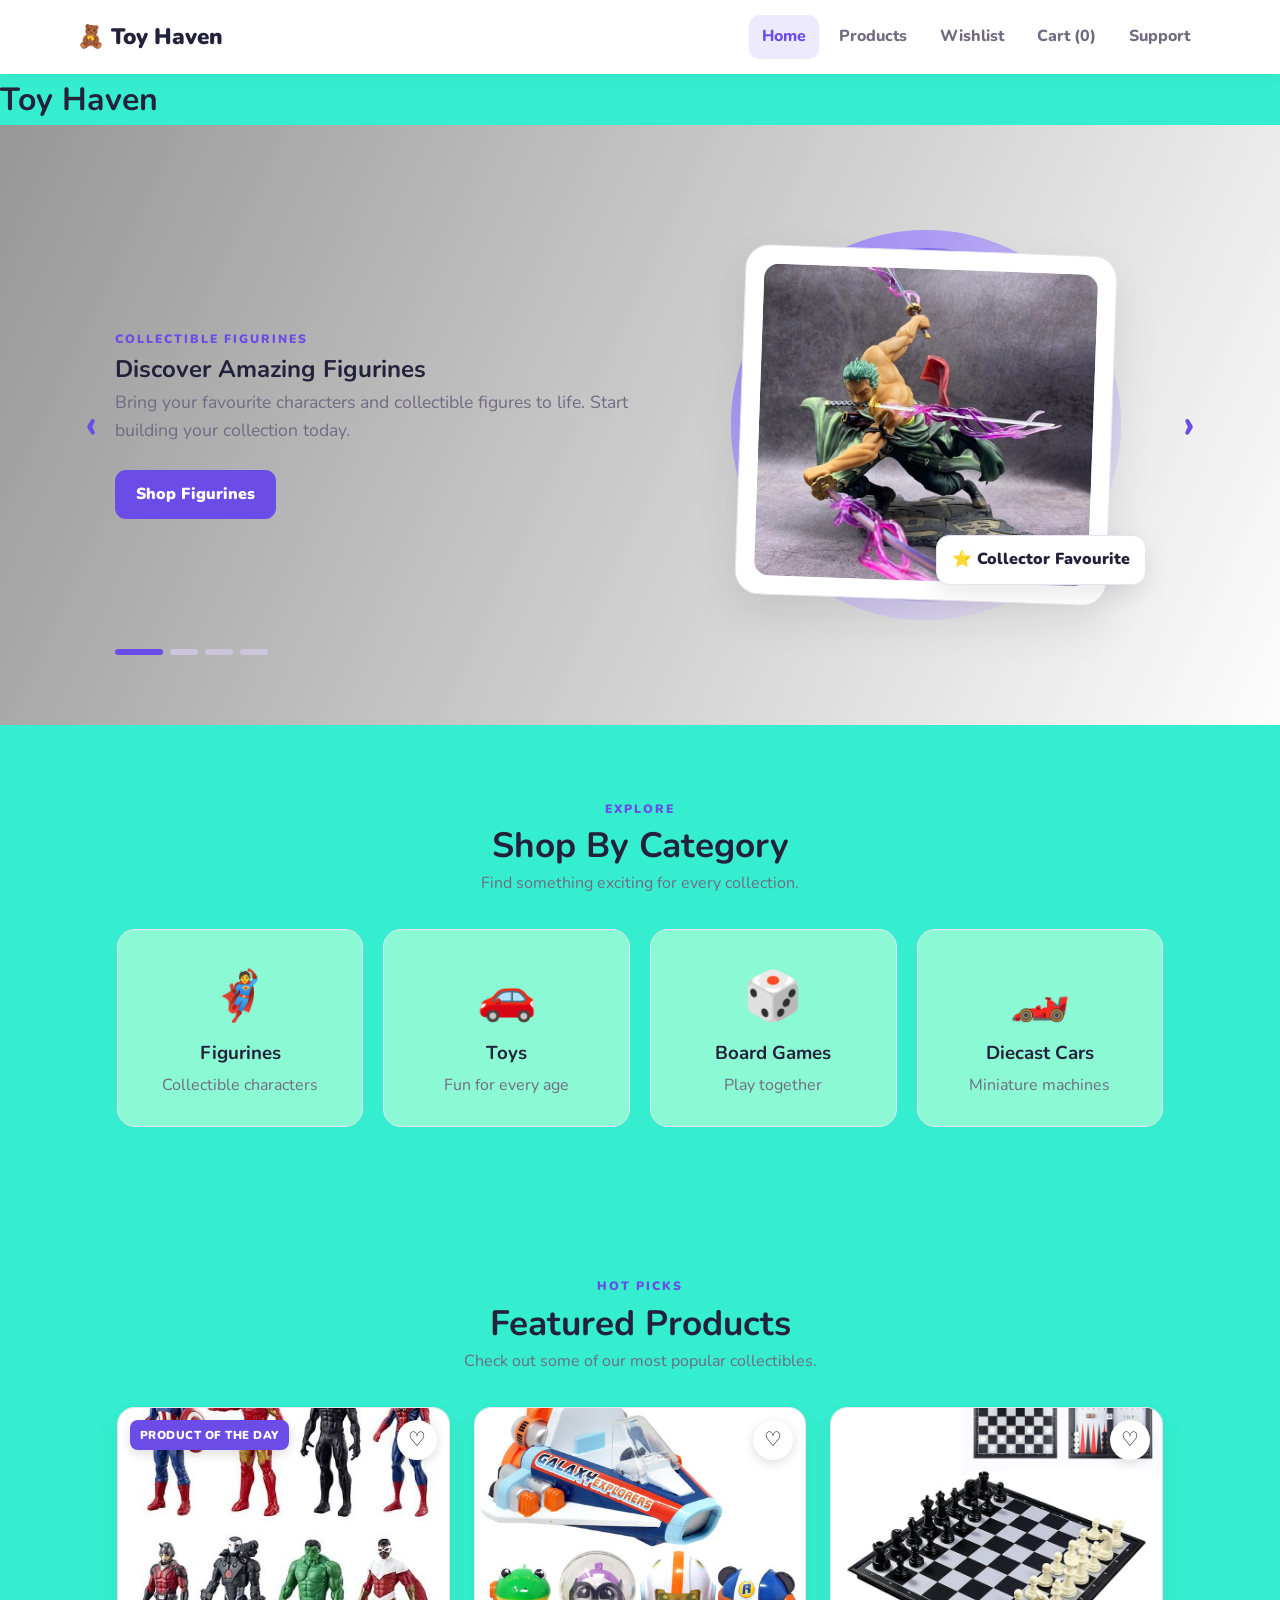
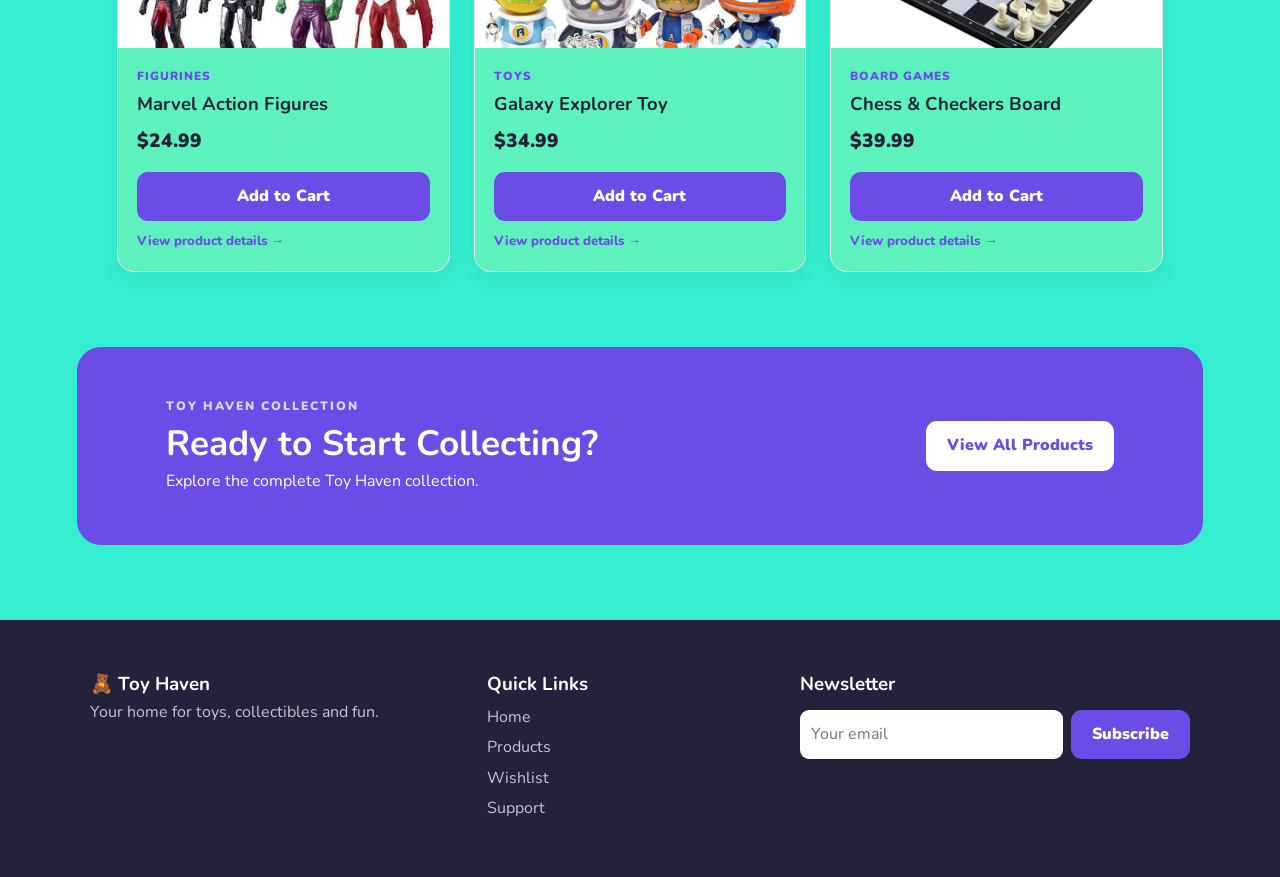
<file: index.html>
<!DOCTYPE html>
<html lang="en">
<head>
    <meta charset="UTF-8">
    <meta name="viewport" content="width=device-width, initial-scale=1.0">

    <meta name="description"
          content="Toy Haven - collectible figurines, toys, board games and diecast cars.">

    <meta name="theme-color" content="#6c4ce6">

    <title>Toy Haven | Collect. Play. Enjoy.</title>

    <link rel="stylesheet" href="css/style.css">
</head>

<body>

<header class="site-header">

    <a class="logo"
       href="index.html"
       aria-label="Toy Haven home">
        🧸 Toy Haven
    </a>

    <button
        class="menu-toggle"
        id="menuToggle"
        aria-label="Open navigation"
        aria-expanded="false">
        ☰
    </button>

    <nav id="navLinks" aria-label="Main navigation">

        <a class="active" href="index.html">
            Home
        </a>

        <a href="products.html">
            Products
        </a>

        <a href="wishlist.html">
            Wishlist
        </a>

        <a href="cart.html">
            Cart (<span id="cartCount">0</span>)
        </a>

        <a href="support.html">
            Support
        </a>

    </nav>

</header>


<main>

    <h1 class="page-title">Toy Haven</h1>

    <!-- HERO SLIDER -->

    <section
        class="hero"
        id="heroBanner"
        aria-label="Toy Haven promotions">

        <div class="hero-slider">

            <!-- SLIDE 1 -->

            <article class="hero-slide active">

                <div class="hero-content">

                    <p class="label">
                        COLLECTIBLE FIGURINES
                    </p>

                    <h2>
                        Discover Amazing
                        <span>Figurines</span>
                    </h2>

                    <p>
                        Bring your favourite characters and collectible
                        figures to life. Start building your collection today.
                    </p>

                    <a
                        class="btn"
                        href="products.html?category=Figurines">
                        Shop Figurines
                    </a>

                </div>


                <div class="hero-visual">

                    <div class="hero-circle"></div>

                    <div class="hero-image-card">

                        <img
                            src="images/product1.jpg"
                            alt="Anime Hero Figurine">

                    </div>

                    <div class="hero-floating-card">
                        ⭐ Collector Favourite
                    </div>

                </div>

            </article>


            <!-- SLIDE 2 -->

            <article class="hero-slide">

                <div class="hero-content">

                    <p class="label">
                        FUN & ADVENTURE
                    </p>

                    <h2>
                        Explore Fun
                        <span>Toys</span>
                    </h2>

                    <p>
                        Discover exciting toys made for play,
                        imagination and unforgettable moments.
                    </p>

                    <a
                        class="btn"
                        href="products.html?category=Toys">
                        Shop Toys
                    </a>

                </div>


                <div class="hero-visual">

                    <div class="hero-circle"></div>

                    <div class="hero-image-card">

                        <img
                            src="images/product3.jpg"
                            alt="Galaxy Explorer Toy">

                    </div>

                    <div class="hero-floating-card">
                        🚀 Ready for Adventure
                    </div>

                </div>

            </article>


            <!-- SLIDE 3 -->

            <article class="hero-slide">

                <div class="hero-content">

                    <p class="label">
                        GAME NIGHT
                    </p>

                    <h2>
                        Game Night
                        <span>Starts Here</span>
                    </h2>

                    <p>
                        Challenge your friends and family with
                        classic and exciting board games.
                    </p>

                    <a
                        class="btn"
                        href="products.html?category=Board%20Games">
                        Shop Board Games
                    </a>

                </div>


                <div class="hero-visual">

                    <div class="hero-circle"></div>

                    <div class="hero-image-card">

                        <img
                            src="images/product4.jpg"
                            alt="Strategy Board Game">

                    </div>

                    <div class="hero-floating-card">
                        🎲 Let the Games Begin
                    </div>

                </div>

            </article>


            <!-- SLIDE 4 -->

            <article class="hero-slide">

                <div class="hero-content">

                    <p class="label">
                        COLLECTOR'S GARAGE
                    </p>

                    <h2>
                        Collect
                        <span>Diecast Cars</span>
                    </h2>

                    <p>
                        Discover detailed diecast models and legendary
                        cars made for collectors and racing fans.
                    </p>

                    <a
                        class="btn"
                        href="products.html?category=Diecast%20Cars">
                        Shop Diecast Cars
                    </a>

                </div>


                <div class="hero-visual">

                    <div class="hero-circle"></div>

                    <div class="hero-image-card">

                        <img
                            src="images/product5.jpg"
                            alt="Hot Wheels Diecast Car">

                    </div>

                    <div class="hero-floating-card">
                        🏎️ Built for Collectors
                    </div>

                </div>

            </article>


            <!-- ARROWS -->

            <button
                class="hero-arrow hero-prev"
                id="heroPrev"
                aria-label="Previous banner">
                ‹
            </button>

            <button
                class="hero-arrow hero-next"
                id="heroNext"
                aria-label="Next banner">
                ›
            </button>


            <!-- DOTS -->

            <div
                class="hero-dots"
                id="heroDots"
                role="group"
                aria-label="Promotion controls">

                <button
                    class="hero-dot active"
                    data-slide="0"
                    aria-label="Show figurines banner">
                </button>

                <button
                    class="hero-dot"
                    data-slide="1"
                    aria-label="Show toys banner">
                </button>

                <button
                    class="hero-dot"
                    data-slide="2"
                    aria-label="Show board games banner">
                </button>

                <button
                    class="hero-dot"
                    data-slide="3"
                    aria-label="Show diecast cars banner">
                </button>

            </div>

        </div>

    </section>


    <!-- CATEGORIES -->

    <section class="section">

        <div class="heading">

            <p class="label">
                EXPLORE
            </p>

            <h2>
                Shop By Category
            </h2>

            <p>
                Find something exciting for every collection.
            </p>

        </div>


        <div class="category-grid">

            <a
                class="category-card"
                href="products.html?category=Figurines">

                <span>🦸</span>

                <h3>
                    Figurines
                </h3>

                <p>
                    Collectible characters
                </p>

            </a>


            <a
                class="category-card"
                href="products.html?category=Toys">

                <span>🚗</span>

                <h3>
                    Toys
                </h3>

                <p>
                    Fun for every age
                </p>

            </a>


            <a
                class="category-card"
                href="products.html?category=Board%20Games">

                <span>🎲</span>

                <h3>
                    Board Games
                </h3>

                <p>
                    Play together
                </p>

            </a>


            <a
                class="category-card"
                href="products.html?category=Diecast%20Cars">

                <span>🏎️</span>

                <h3>
                    Diecast Cars
                </h3>

                <p>
                    Miniature machines
                </p>

            </a>

        </div>

    </section>


    <!-- FEATURED PRODUCTS -->

    <section class="section">

        <div class="heading">

            <p class="label">
                HOT PICKS
            </p>

            <h2>
                Featured Products
            </h2>

            <p>
                Check out some of our most popular collectibles.
            </p>

        </div>


        <div
            class="product-grid"
            id="featured-products">

            <div class="loading-card">
                Loading featured products...
            </div>

        </div>

    </section>


    <!-- CTA -->

    <section class="cta">

        <div>

            <p class="label">
                TOY HAVEN COLLECTION
            </p>

            <h2>
                Ready to Start Collecting?
            </h2>

            <p>
                Explore the complete Toy Haven collection.
            </p>

        </div>


        <a
            class="btn light"
            href="products.html">
            View All Products
        </a>

    </section>

</main>


<!-- FOOTER -->

<footer class="footer">

    <div>

        <h3>
            🧸 Toy Haven
        </h3>

        <p>
            Your home for toys, collectibles and fun.
        </p>

    </div>


    <div>

        <h3>
            Quick Links
        </h3>

        <a href="index.html">
            Home
        </a>

        <a href="products.html">
            Products
        </a>

        <a href="wishlist.html">
            Wishlist
        </a>

        <a href="support.html">
            Support
        </a>

    </div>


    <div>

        <h3>
            Newsletter
        </h3>

        <form
            id="newsletterForm"
            novalidate>

            <input
                id="newsletterEmail"
                type="email"
                placeholder="Your email"
                aria-label="Email address"
                required>

            <button
                class="btn"
                type="submit">
                Subscribe
            </button>

        </form>

        <p
            id="newsletterMessage"
            class="message"
            role="status">
        </p>

    </div>

</footer>


<script src="js/script.js"></script>

</body>
</html>
</file>
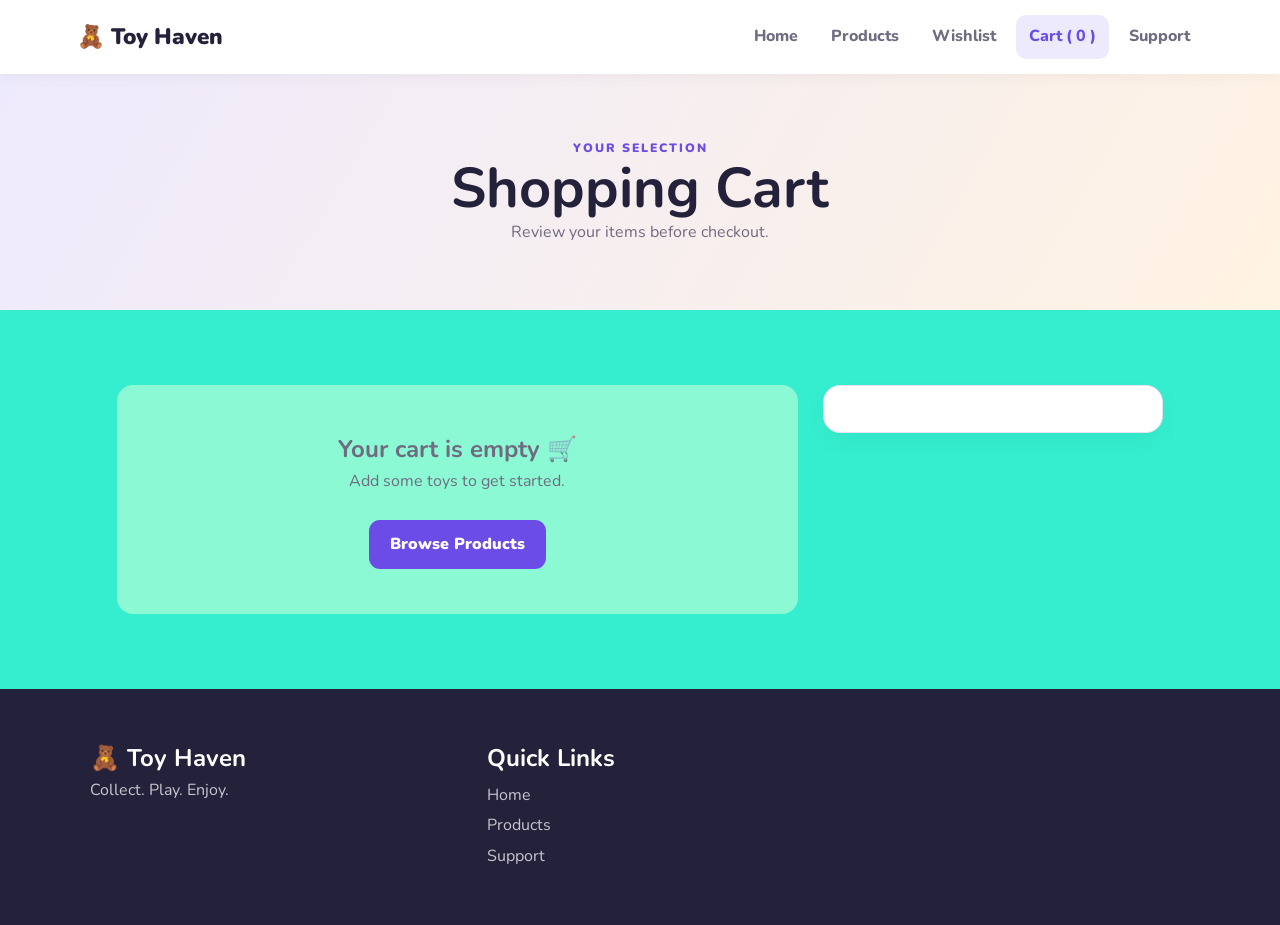
<file: cart.html>
<!DOCTYPE html>
<html lang="en">

  <head>

    <meta charset="utf-8">

    <meta content="width=device-width,initial-scale=1" name="viewport">

    <title>
      Cart | Toy Haven
    </title>

    <link href="css/style.css" rel="stylesheet">

  </head>


  <body>

    <header class="site-header">

      <a class="logo" href="index.html">
        🧸 Toy Haven
      </a>

      <button class="menu-toggle" id="menuToggle">
        ☰
      </button>

      <nav id="navLinks">

        <a href="index.html">
          Home
        </a>

        <a href="products.html">
          Products
        </a>

        <a href="wishlist.html">
          Wishlist
        </a>

        <a class="active" href="cart.html">
          Cart (
          <span id="cartCount">
            0
          </span>
          )
        </a>

        <a href="support.html">
          Support
        </a>

      </nav>

    </header>


    <main>

      <section class="page-banner">

        <p class="label">
          YOUR SELECTION
        </p>

        <h1>
          Shopping Cart
        </h1>

        <p>
          Review your items before checkout.
        </p>

      </section>


      <div class="section cart-layout">

        <div id="cartItems">
        </div>

        <aside class="summary" id="cartSummary">
        </aside>

      </div>

    </main>


    <footer class="footer">

      <div>

        <h2>
          🧸 Toy Haven
        </h2>

        <p>
          Collect. Play. Enjoy.
        </p>

      </div>


      <div>

        <h2>
          Quick Links
        </h2>

        <a href="index.html">
          Home
        </a>

        <a href="products.html">
          Products
        </a>

        <a href="support.html">
          Support
        </a>

      </div>

    </footer>


    <script src="js/script.js">
    </script>

  </body>

</html>
</file>
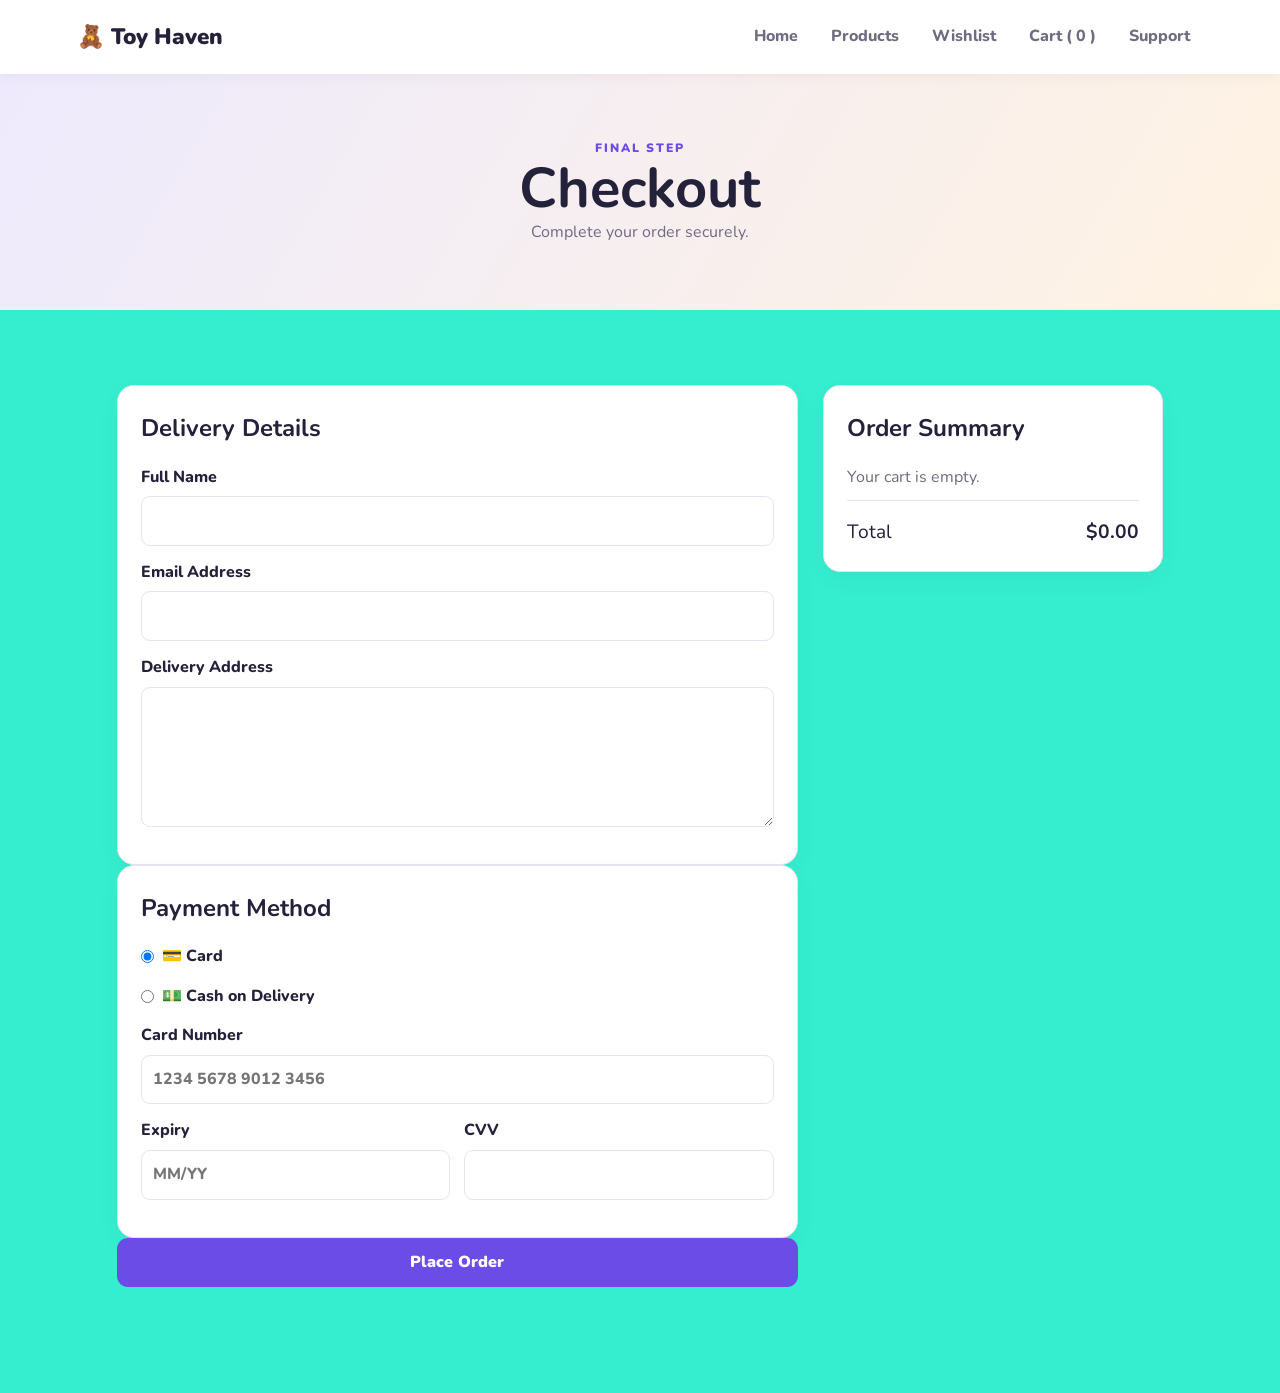
<file: checkout.html>
<!DOCTYPE html>
<html lang="en">
  <head>
    <meta charset="utf-8">
    <meta content="width=device-width,initial-scale=1" name="viewport">
    <title>
      Checkout | Toy Haven
    </title>
    <link href="css/style.css" rel="stylesheet">
  </head>

  <body>

    <header class="site-header">

      <a class="logo" href="index.html">
        🧸 Toy Haven
      </a>

      <button class="menu-toggle" id="menuToggle">
        ☰
      </button>

      <nav id="navLinks">

        <a href="index.html">
          Home
        </a>

        <a href="products.html">
          Products
        </a>

        <a href="wishlist.html">
          Wishlist
        </a>

        <a href="cart.html">
          Cart (
          <span id="cartCount">
            0
          </span>
          )
        </a>

        <a href="support.html">
          Support
        </a>

      </nav>

    </header>


    <main>

      <section class="page-banner">

        <p class="label">
          FINAL STEP
        </p>

        <h1>
          Checkout
        </h1>

        <p>
          Complete your order securely.
        </p>

      </section>


      <section class="section checkout-layout">

        <form id="checkoutForm">

          <div class="form-card">

            <h2>
              Delivery Details
            </h2>

            <label>
              Full Name

              <input id="checkoutName" required>

            </label>

            <label>
              Email Address

              <input
                id="checkoutEmail"
                required
                type="email">

            </label>

            <label>
              Delivery Address

              <textarea
                id="checkoutAddress"
                required
                rows="4"></textarea>

            </label>

          </div>


          <div class="form-card">

            <h2>
              Payment Method
            </h2>

            <label class="radio">

              <input
                checked
                name="payment"
                type="radio"
                value="Card">

              💳 Card

            </label>


            <label class="radio">

              <input
                name="payment"
                type="radio"
                value="Cash on Delivery">

              💵 Cash on Delivery

            </label>


            <div id="cardFields">

              <label>
                Card Number

                <input
                  id="cardNumber"
                  inputmode="numeric"
                  maxlength="19"
                  placeholder="1234 5678 9012 3456">

              </label>


              <div class="two">

                <label>
                  Expiry

                  <input
                    id="expiry"
                    maxlength="5"
                    placeholder="MM/YY">

                </label>


                <label>
                  CVV

                  <input
                    id="cvv"
                    inputmode="numeric"
                    maxlength="3">

                </label>

              </div>

            </div>

          </div>


          <button class="btn full" type="submit">
            Place Order
          </button>


          <p class="message" id="checkoutMessage">
          </p>

        </form>


        <aside class="summary">

          <h2>
            Order Summary
          </h2>

          <div id="checkoutItems">
          </div>

          <div class="total">

            <span>
              Total
            </span>

            <strong id="checkoutTotal">
              $0.00
            </strong>

          </div>

        </aside>

      </section>

    </main>


    <div class="modal hidden" id="successModal">

      <div class="success">

        <div class="check">
          &checkmark;
        </div>

        <h2>
          Order Placed!
        </h2>

        <p>
          Thank you for shopping with Toy Haven.
        </p>

        <a class="btn" href="products.html">
          Continue Shopping
        </a>

      </div>

    </div>


    <script src="js/script.js">
    </script>

  </body>
</html>
</file>
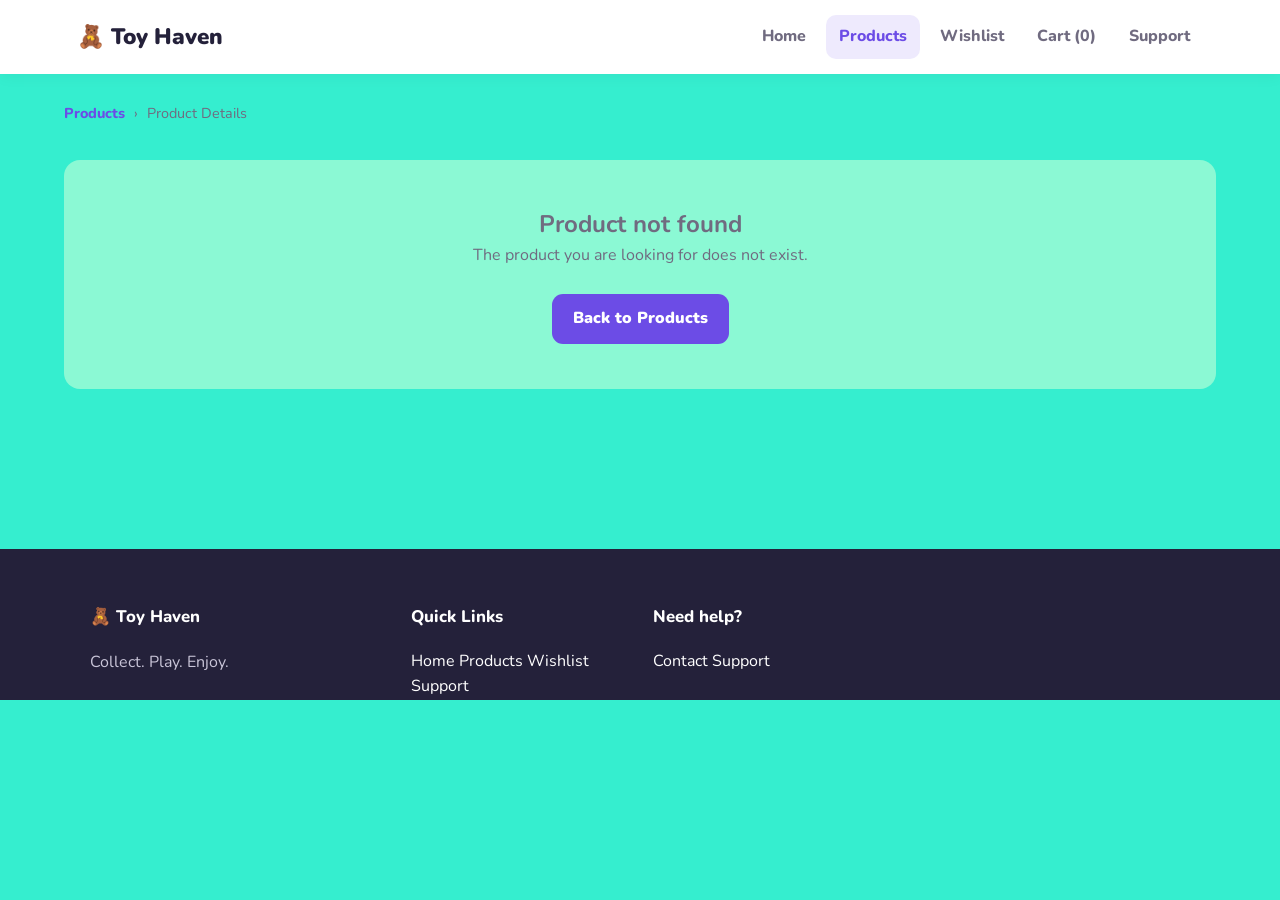
<file: product-details.html>
<!DOCTYPE html>
<html lang="en">
<head>
    <meta charset="UTF-8">
    <meta name="viewport" content="width=device-width, initial-scale=1.0">
    <title>Product Details | Toy Haven</title>
    <meta name="description" content="View product details, photos and purchase options at Toy Haven.">
    <link rel="stylesheet" href="css/style.css">
</head>
<body>
<header class="site-header">
    <a class="logo" href="index.html">🧸 <span>Toy Haven</span></a>
    <button class="menu-toggle" id="menuToggle" aria-label="Open menu" aria-expanded="false">☰</button>
    <nav id="navLinks">
        <a href="index.html">Home</a>
        <a class="active" href="products.html">Products</a>
        <a href="wishlist.html">Wishlist</a>
        <a href="cart.html">Cart (<span id="cartCount">0</span>)</a>
        <a href="support.html">Support</a>
    </nav>
</header>

<main>
    <div class="breadcrumb">
        <a href="products.html">Products</a>
        <span>›</span>
        <span>Product Details</span>
    </div>

    <section class="product-detail-section">
        <div id="productDetails" class="product-detail-layout"></div>
    </section>
</main>

<footer class="site-footer compact-footer">
    <div>
        <h3>🧸 Toy Haven</h3>
        <p>Collect. Play. Enjoy.</p>
    </div>
    <div>
        <h3>Quick Links</h3>
        <a href="index.html">Home</a>
        <a href="products.html">Products</a>
        <a href="wishlist.html">Wishlist</a>
        <a href="support.html">Support</a>
    </div>
    <div>
        <h3>Need help?</h3>
        <a href="support.html">Contact Support</a>
    </div>
</footer>

<script src="js/script.js"></script>
</body>
</html>
</file>
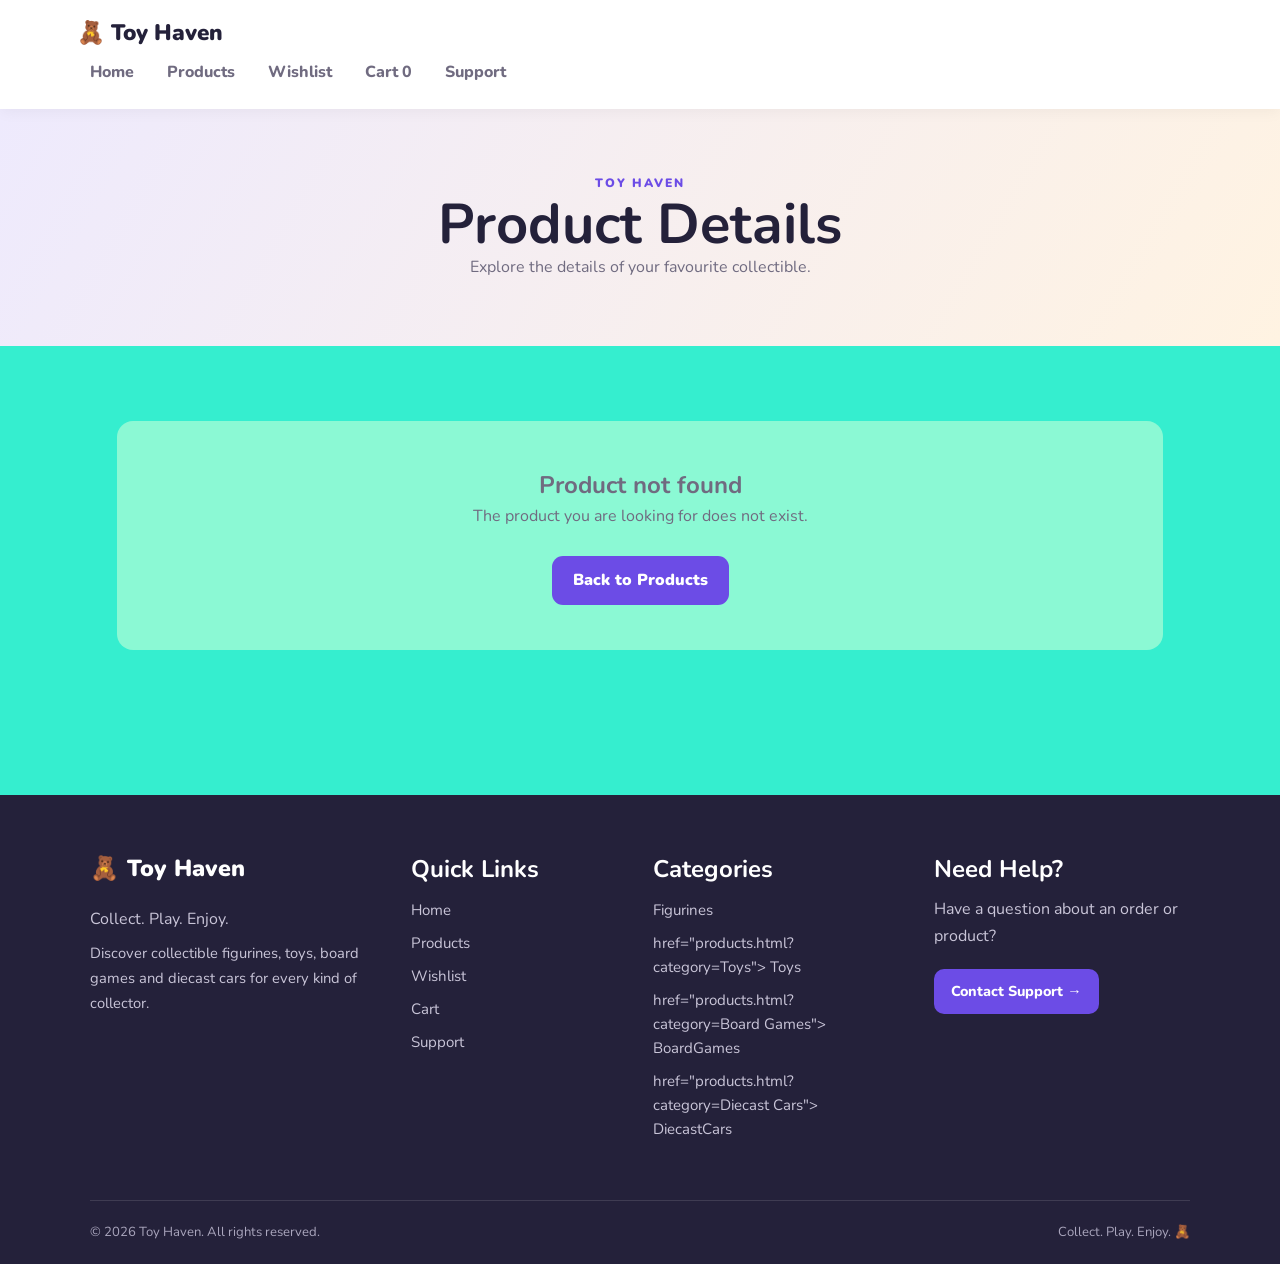
<file: products.html>
<!DOCTYPE html>
<html lang="en">

<head>

    <meta charset="UTF-8">

    <meta name="viewport" content="width=device-width, initial-scale=1.0">

    <meta name="description"
        content="View detailed information about collectible toys and products at Toy Haven.">

    <meta name="theme-color" content="#6c4ce6">

    <title>Product Details | Toy Haven</title>

    <link rel="stylesheet" href="css/style.css">

    <!-- Optional PWA support -->
    <link rel="manifest" href="manifest.json">

</head>

<body>

    <!-- =====================================================
         HEADER
         ===================================================== -->

    <header class="site-header">

        <div class="container header-inner">

            <!-- LOGO -->

            <a href="index.html" class="logo">
                🧸 <span>Toy Haven</span>
            </a>


            <!-- NAVIGATION -->

            <nav id="navLinks" aria-label="Main navigation">

                <a href="index.html">
                    Home
                </a>

                <a href="products.html">
                    Products
                </a>

                <a href="wishlist.html">
                    Wishlist
                </a>

                <a href="cart.html">
                    Cart
                    <span id="cartCount">(0)</span>
                </a>

                <a href="support.html">
                    Support
                </a>

            </nav>


            <!-- MOBILE MENU -->

            <button
                class="menu-toggle"
                id="menuToggle"
                type="button"
                aria-label="Toggle navigation"
                aria-expanded="false">

                <span></span>
                <span></span>
                <span></span>

            </button>

        </div>

    </header>



    <!-- =====================================================
         PAGE BANNER
         ===================================================== -->

    <div class="page-banner">

        <div class="container">

            <p class="label">
                TOY HAVEN
            </p>

            <h1>
                Product Details
            </h1>

            <p>
                Explore the details of your favourite collectible.
            </p>

        </div>

    </div>



    <!-- =====================================================
         PRODUCT DETAILS
         ===================================================== -->

    <main class="section product-details-section">

        <div class="container">

            <!--
                JavaScript automatically loads
                the selected product here.
            -->

            <div id="productDetails">

                <!-- Loading state -->

                <div class="product-details-loading">

                    <div class="loading-spinner"></div>

                    <p>
                        Loading product details...
                    </p>

                </div>

            </div>

        </div>

    </main>



    <!-- =====================================================
         FOOTER
         ===================================================== -->

    <footer class="site-footer">

        <div class="footer-column footer-brand">

            <a href="index.html" class="footer-logo">
                🧸 <span>Toy Haven</span>
            </a>

            <p>
                Collect. Play. Enjoy.
            </p>

            <p class="footer-description">
                Discover collectible figurines, toys, board games
                and diecast cars for every kind of collector.
            </p>

        </div>



        <!-- QUICK LINKS -->

        <div class="footer-column">

            <h2>
                Quick Links
            </h2>

            <a href="index.html">
                Home
            </a>

            <a href="products.html">
                Products
            </a>

            <a href="wishlist.html">
                Wishlist
            </a>

            <a href="cart.html">
                Cart
            </a>

            <a href="support.html">
                Support
            </a>

        </div>



        <!-- CATEGORIES -->

        <div class="footer-column">

            <h2>
                Categories
            </h2>

            <a href="products.html?category=Figurines">
                Figurines
            </a>

            <a> href="products.html?category=Toys">
                Toys
            </a>

            <a> href="products.html?category=Board Games">
                BoardGames
            </a>

            <a> href="products.html?category=Diecast Cars">
                DiecastCars
            </a>

        </div>



        <!-- SUPPORT -->

        <div class="footer-column">

            <h2>
                Need Help?
            </h2>

            <p>
                Have a question about an order
                or product?
            </p>

            <a
                href="support.html"
                class="footer-support-btn">

                Contact Support →

            </a>

        </div>



        <!-- FOOTER BOTTOM -->

        <div class="footer-bottom">

            <p>
                © 2026 Toy Haven.
                All rights reserved.
            </p>

            <p>
                Collect. Play. Enjoy. 🧸
            </p>

        </div>

    </footer>



    <!-- =====================================================
         JAVASCRIPT
         ===================================================== -->

    <script src="js/script.js"></script>

</body>

</html>
</file>
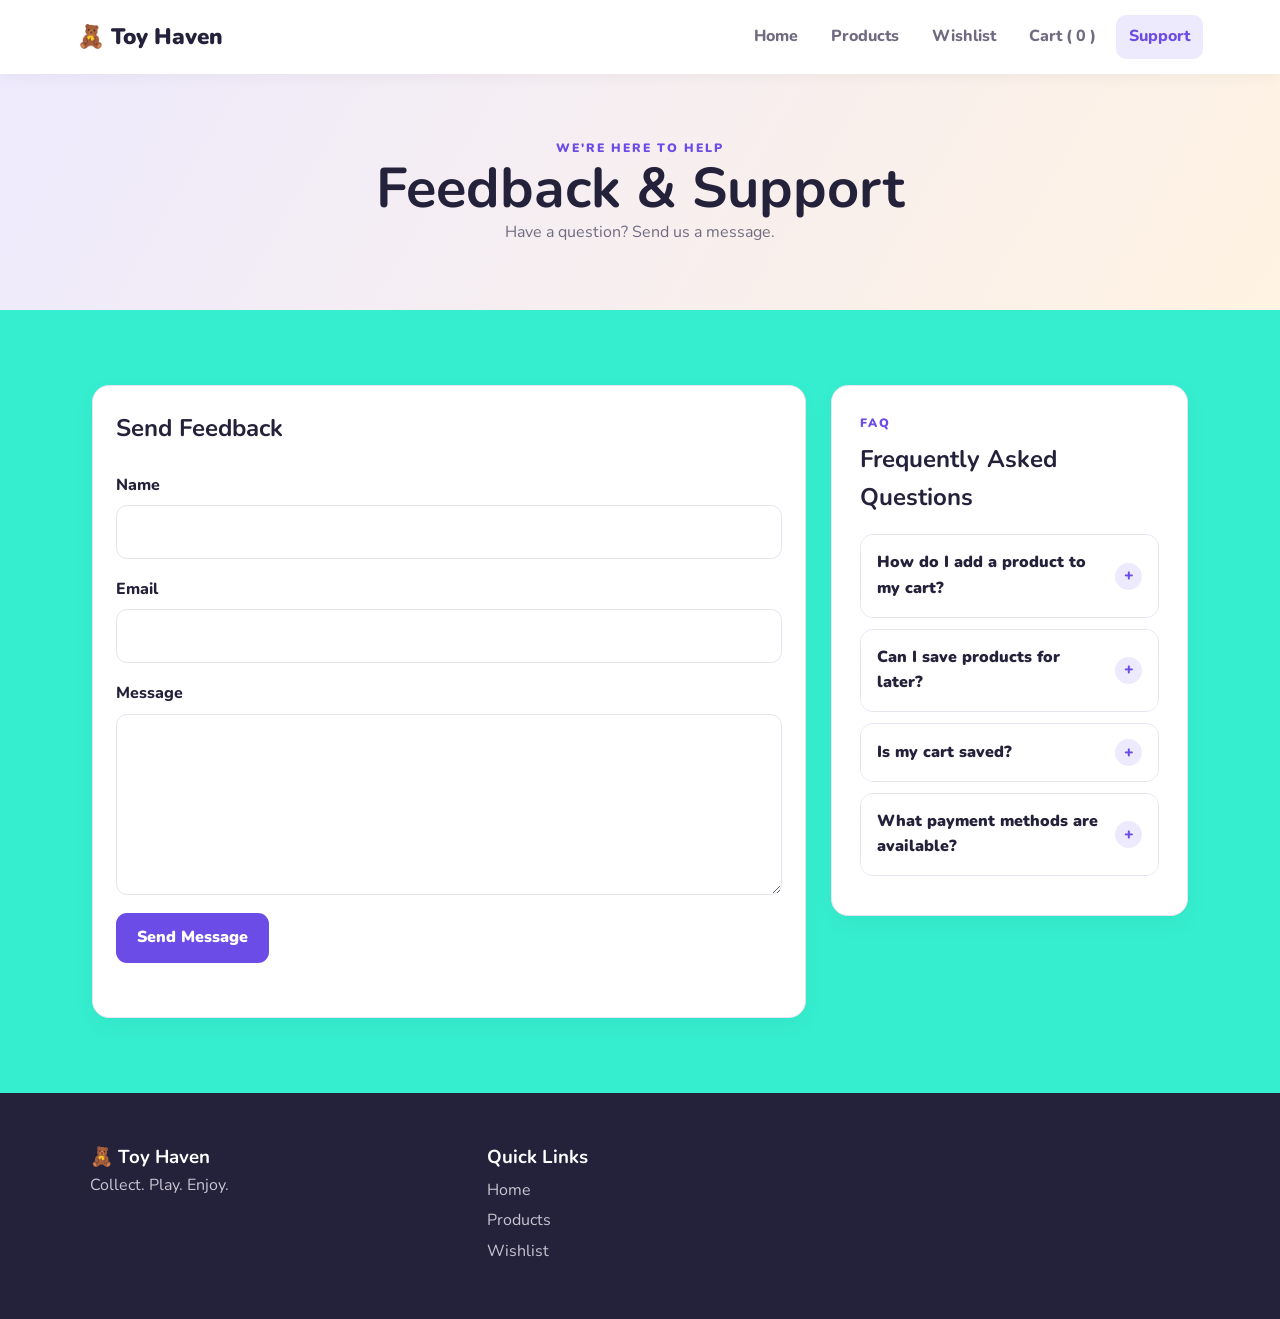
<file: support.html>
<!DOCTYPE html>
<html lang="en">
  <head>
    <meta charset="utf-8">
    <meta content="width=device-width,initial-scale=1" name="viewport">
    <title>
      Support | Toy Haven
    </title>
    <link href="css/style.css" rel="stylesheet">
  </head>

  <body>

    <header class="site-header">

      <a class="logo" href="index.html">
        🧸 Toy Haven
      </a>

      <button class="menu-toggle" id="menuToggle">
        ☰
      </button>

      <nav id="navLinks">

        <a href="index.html">
          Home
        </a>

        <a href="products.html">
          Products
        </a>

        <a href="wishlist.html">
          Wishlist
        </a>

        <a href="cart.html">
          Cart (
          <span id="cartCount">
            0
          </span>
          )
        </a>

        <a class="active" href="support.html">
          Support
        </a>

      </nav>

    </header>

    <main>

      <section class="page-banner">

        <p class="label">
          WE'RE HERE TO HELP
        </p>

        <h1>
          Feedback &amp; Support
        </h1>

        <p>
          Have a question? Send us a message.
        </p>

      </section>

      <section class="section support-layout">

        <form class="form-card" id="supportForm">

          <h2>
            Send Feedback
          </h2>

          <label>
            Name
            <input id="supportName" required>
          </label>

          <label>
            Email
            <input id="supportEmail" required type="email">
          </label>

          <label>
            Message
            <textarea id="supportMessage" minlength="10" required rows="6"></textarea>
          </label>

          <button class="btn" type="submit">
            Send Message
          </button>

          <p class="message" id="supportConfirmation">
          </p>

        </form>

        <div class="form-card">

          <p class="label">
            FAQ
          </p>

          <h2>
            Frequently Asked Questions
          </h2>

          <div class="faq">

            <button>
              How do I add a product to my cart?

              <span>
                +
              </span>

            </button>

            <p>
              Open Products, choose a product and click Add to Cart.
            </p>

          </div>

          <div class="faq">

            <button>
              Can I save products for later?

              <span>
                +
              </span>

            </button>

            <p>
              Yes. Use the heart button and manage saved products from Wishlist.
            </p>

          </div>

          <div class="faq">

            <button>
              Is my cart saved?

              <span>
                +
              </span>

            </button>

            <p>
              Yes. Your cart is stored in your browser's local storage.
            </p>

          </div>

          <div class="faq">

            <button>
              What payment methods are available?

              <span>
                +
              </span>

            </button>

            <p>
              You can choose Card or Cash on Delivery at checkout.
            </p>

          </div>

        </div>

      </section>

    </main>

    <footer class="footer">

      <div>

        <h3>
          🧸 Toy Haven
        </h3>

        <p>
          Collect. Play. Enjoy.
        </p>

      </div>

      <div>

        <h3>
          Quick Links
        </h3>

        <a href="index.html">
          Home
        </a>

        <a href="products.html">
          Products
        </a>

        <a href="wishlist.html">
          Wishlist
        </a>

      </div>

    </footer>

    <script src="js/script.js">
    </script>

  </body>
</html>
</file>
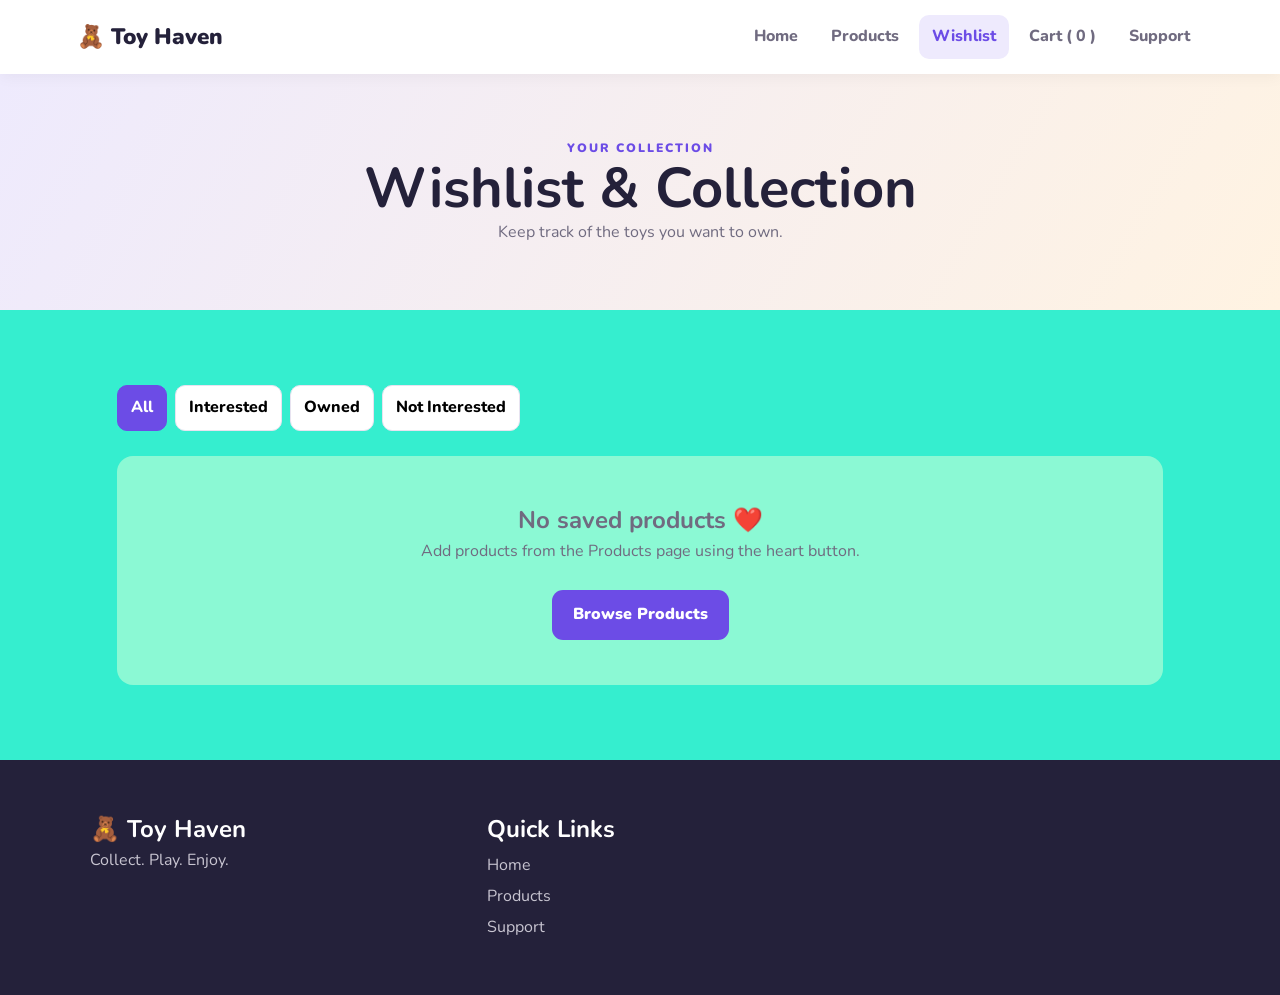
<file: wishlist.html>
<!DOCTYPE html>
<html lang="en">
  <head>
    <meta charset="utf-8">
    <meta content="width=device-width,initial-scale=1" name="viewport">
    <title>
      Wishlist | Toy Haven
    </title>
    <link href="css/style.css" rel="stylesheet">
  </head>

  <body>

    <header class="site-header">

      <a class="logo" href="index.html">
        🧸 Toy Haven
      </a>

      <button class="menu-toggle" id="menuToggle">
        ☰
      </button>

      <nav id="navLinks">

        <a href="index.html">
          Home
        </a>

        <a href="products.html">
          Products
        </a>

        <a class="active" href="wishlist.html">
          Wishlist
        </a>

        <a href="cart.html">
          Cart (
          <span id="cartCount">
            0
          </span>
          )
        </a>

        <a href="support.html">
          Support
        </a>

      </nav>

    </header>

    <main>

      <section class="page-banner">

        <p class="label">
          YOUR COLLECTION
        </p>

        <h1>
          Wishlist &amp; Collection
        </h1>

        <p>
          Keep track of the toys you want to own.
        </p>

      </section>

      <div class="section">

        <div class="tabs" id="collectionTabs">

          <button class="tab active" data-status="All">
            All
          </button>

          <button class="tab" data-status="Interested">
            Interested
          </button>

          <button class="tab" data-status="Owned">
            Owned
          </button>

          <button class="tab" data-status="Not Interested">
            Not Interested
          </button>

        </div>

        <div class="product-grid" id="wishlistGrid">
        </div>

      </div>

    </main>

    <footer class="footer">

      <div>

        <h2>
          🧸 Toy Haven
        </h2>

        <p>
          Collect. Play. Enjoy.
        </p>

      </div>

      <div>

        <h2>
          Quick Links
        </h2>

        <a href="index.html">
          Home
        </a>

        <a href="products.html">
          Products
        </a>

        <a href="support.html">
          Support
        </a>

      </div>

    </footer>

    <script src="js/script.js">
    </script>

  </body>
</html>
</file>
<file: css/style.css>
/* Toy Haven - responsive stylesheet using Grid, Flexbox, media queries, hover effects and animations. */

@import url('https://fonts.googleapis.com/css2?family=Nunito:wght@400;600;700;800;900&display=swap');

/* Variables and reset */

:root {
    --p: #6c4ce6;
    --pd: #5234c4;
    --dark: #24213a;
    --muted: #706b80;
    --bg: #8df9d5fb;
    --border: #e7e3f0;
    --white: #ffffff;
}

* {
    box-sizing: border-box;
    margin: 0;
    padding: 0;
}

html {
    scroll-behavior: smooth;
}

body {
    font-family: Nunito, Arial, sans-serif;
    color: var(--dark);
    background: #35eecf;
    line-height: 1.6;
}

a {
    text-decoration: none;
    color: inherit;
}

button,
input,
textarea,
select {
    font: inherit;
}

button {
    cursor: pointer;
}


/* Header and navigation */

.site-header {
    position: sticky;
    top: 0;
    z-index: 100;
    background: #ffffff;
    display: flex;
    align-items: center;
    justify-content: space-between;
    padding: 15px 6%;
    box-shadow: 0 2px 15px #0000000d;
}

.logo {
    font-size: 1.4rem;
    font-weight: 900;
    color: var(--dark);
}

nav {
    display: flex;
    gap: 7px;
}

nav a {
    padding: 9px 13px;
    border-radius: 10px;
    font-weight: 800;
    color: var(--muted);
}

nav a:hover,
nav a.active {
    background: #eeeafd;
    color: var(--p);
}

.menu-toggle {
    display: none;
    border: 0;
    background: none;
    font-size: 1.7rem;
    color: var(--dark);
}


/* Hero slider */

.hero {
    min-height: 570px;
    padding: 70px 9%;
    display: flex;
    align-items: center;
    position: relative;
    background: linear-gradient(115deg, #979798, #fefdfd);
    overflow: hidden;
}

.hero-slider {
    width: 100%;
    min-height: 460px;
    position: relative;
}

.hero-slide {
    position: absolute;
    inset: 0;
    display: grid;
    grid-template-columns: 1.05fr .95fr;
    align-items: center;
    gap: 45px;
    opacity: 0;
    visibility: hidden;
    transform: translateX(20px);
    transition: opacity .55s ease, transform .55s ease, visibility .55s;
}

.hero-slide.active {
    opacity: 1;
    visibility: visible;
    transform: none;
    z-index: 4;
}

.hero-content {
    max-width: 650px;
    position: relative;
    z-index: 3;
}

.label {
    font-size: .76rem;
    letter-spacing: 2px;
    text-transform: uppercase;
    font-weight: 900;
    color: var(--p);
}

.hero h1 {
    font-size: clamp(2.6rem, 6vw, 5rem);
    line-height: 1.04;
    margin: 10px 0 18px;
}

.hero h1 span {
    color: var(--p);
}

.hero p:not(.label) {
    font-size: 1.1rem;
    color: var(--muted);
    margin-bottom: 25px;
    max-width: 600px;
}

.hero-visual {
    min-height: 390px;
    position: relative;
    display: flex;
    align-items: center;
    justify-content: center;
}

.hero-circle {
    width: 390px;
    height: 390px;
    border-radius: 50%;
    background: linear-gradient(135deg, #5e3df2, #eae9e7);
    position: absolute;
    box-shadow: inset 0 0 0 18px #ffffff55;
}

.hero-image-card {
    position: relative;
    z-index: 2;
    width: min(390px, 78%);
    height: 350px;
    background: #ffffff;
    border: 1px solid var(--border);
    border-radius: 24px;
    padding: 18px;
    box-shadow: 0 20px 45px #00000018;
    transform: rotate(2deg);
    display: flex;
    align-items: center;
    justify-content: center;
    overflow: hidden;
}

.hero-image-card img {
    width: 100%;
    height: 100%;
    object-fit: cover;
    border-radius: 15px;
}

.hero-floating-card {
    position: absolute;
    right: 4%;
    bottom: 35px;
    z-index: 4;
    background: #ffffff;
    border: 1px solid var(--border);
    border-radius: 13px;
    padding: 11px 15px;
    font-weight: 900;
    box-shadow: 0 8px 25px #00000018;
    animation: floatToy 3s ease-in-out infinite;
}

.hero-arrow {
    position: absolute;
    top: 50%;
    transform: translateY(-50%);
    z-index: 3;
    background: transparent;
    border: none;
    box-shadow: none;
    color: var(--p);
    font-size: 42px;
    font-weight: bold;
    line-height: 1;
    cursor: pointer;
    padding: 10px;
    transition: .25s;
}



.hero-prev {
    left: -40px;
}

.hero-next {
    right: -40px;
}

.hero-dots {
    position: absolute;
    bottom: 0;
    left: 0;
    display: flex;
    gap: 7px;
    z-index: 7;
}

.hero-dot {
    width: 28px;
    height: 6px;
    border: 0;
    border-radius: 9px;
    background: #cbc6dc;
    transition: .3s;
}

.hero-dot.active {
    width: 48px;
    background: var(--p);
}

@keyframes floatToy {
    0%, 100% {
        transform: translateY(0);
    }

    50% {
        transform: translateY(-7px);
    }
}


/* Buttons and sections */

.btn {
    display: inline-flex;
    align-items: center;
    justify-content: center;
    background: var(--p);
    color: #ffffff;
    border: 0;
    border-radius: 11px;
    padding: 12px 21px;
    font-weight: 900;
    transition: .25s;
}

.btn:hover {
    background: var(--pd);
    transform: translateY(-2px);
}

.btn.light {
    background: #ffffff;
    color: var(--p);
}

.section {
    max-width: 1200px;
    margin: auto;
    padding: 75px 6%;
}

.heading {
    text-align: center;
    margin-bottom: 32px;
}

.heading h2,
.cta h2 {
    font-size: 2.2rem;
    line-height: 1.2;
    margin: 5px 0;
}

.heading > p:last-child {
    color: var(--muted);
}

/* Categories */

.category-grid {
    display: grid;
    grid-template-columns: repeat(4, 1fr);
    gap: 20px;
}

.category-card {
    text-align: center;
    padding: 28px 15px;
    background: var(--bg);
    border: 1px solid var(--border);
    border-radius: 18px;
    transition: .25s;
}

.category-card:hover {
    transform: translateY(-5px);
    background: #ffffff;
    box-shadow: 0 10px 30px #00000012;
}

.category-card span {
    font-size: 3rem;
}

.category-card h3 {
    margin: 4px;
}

.category-card p {
    color: var(--muted);
}


/* Product cards */

.product-grid {
    display: grid;
    grid-template-columns: repeat(3, 1fr);
    gap: 24px;
}

.product-card {
    min-width: 0;
    background: #5df1be;
    border: 1px solid var(--border);
    border-radius: 17px;
    overflow: hidden;
    box-shadow: 0 8px 25px #0000000d;
    animation: up .4s ease;
    transition: .25s;
    cursor: pointer;
}

.product-card:hover {
    transform: translateY(-5px);
    box-shadow: 0 15px 35px #00000016;
}

.product-card:focus {
    outline: 3px solid #654bd7;
    outline-offset: 3px;
}

.product-image-wrap {
    height: 240px;
    background: linear-gradient(135deg, #421dc7, #f8f7f6);
    position: relative;
}

.product-image {
    width: 100%;
    height: 100%;
    object-fit: cover;
}

.fallback {
    display: none;
    width: 100%;
    height: 100%;
    align-items: center;
    justify-content: center;
    font-size: 4rem;
}

.product-day-badge {
    position: absolute;
    left: 12px;
    top: 12px;
    background: var(--p);
    color: #ffffff;
    padding: 6px 10px;
    border-radius: 8px;
    font-size: .72rem;
    font-weight: 900;
    letter-spacing: .5px;
    box-shadow: 0 4px 12px #0002;
}

.wish {
    position: absolute;
    right: 12px;
    top: 12px;
    width: 40px;
    height: 40px;
    border: 0;
    border-radius: 50%;
    background: #ffffff;
    box-shadow: 0 3px 12px #0002;
    font-size: 1.25rem;
    z-index: 5;
}

.wish:hover {
    transform: scale(1.08);
}

.wish.active {
    color: #f04c76;
}

.product-info {
    padding: 19px;
    min-width: 0;
}

.cat {
    color: var(--p);
    font-size: .74rem;
    font-weight: 900;
    text-transform: uppercase;
    letter-spacing: 1px;
}

.product-name {
    font-size: 1.15rem;
    margin: 3px 0;
    overflow-wrap: anywhere;
}

.price {
    font-size: 1.2rem;
    font-weight: 900;
    margin: 8px 0 15px;
}

.product-actions {
    display: flex;
    gap: 8px;
}

.product-actions .btn {
    flex: 1;
}

.view-details-hint {
    color: var(--p);
    font-size: .82rem;
    font-weight: 800;
    margin-top: 10px;
}

.empty,
.loading-card {
    grid-column: 1 / -1;
    text-align: center;
    padding: 45px;
    background: var(--bg);
    border-radius: 16px;
    color: var(--muted);
}


/* Call to action */

.cta {
    margin: 0 6% 75px;
    padding: 50px 7%;
    border-radius: 24px;
    background: var(--p);
    color: #ffffff;
    display: flex;
    align-items: center;
    justify-content: space-between;
    gap: 25px;
}

.cta .label {
    color: #ddd5ff;
}


/* Page banners and filters */

.page-banner {
    text-align: center;
    padding: 65px 6%;
    background: linear-gradient(120deg, #eeeafd, #fff3e2);
}

.page-banner h1 {
    font-size: clamp(2.3rem, 5vw, 3.5rem);
    line-height: 1.1;
}

.page-banner p:last-child {
    color: var(--muted);
}

.toolbar {
    display: flex;
    justify-content: space-between;
    gap: 20px;
    margin-bottom: 20px;
}

.search {
    display: flex;
    align-items: center;
    gap: 8px;
    border: 1px solid var(--border);
    border-radius: 11px;
    padding: 0 12px;
    min-width: 280px;
    background: #ffffff;
}

.search input {
    border: 0;
    outline: 0;
    padding: 12px;
    width: 100%;
}

.filters,
.tabs {
    display: flex;
    gap: 8px;
    flex-wrap: wrap;
}

.filter,
.tab {
    border: 1px solid var(--border);
    background: #ffffff;
    padding: 9px 13px;
    border-radius: 10px;
    font-weight: 800;
    transition: .2s;
}

.filter:hover,
.tab:hover {
    border-color: var(--p);
    color: var(--p);
}

.filter.active,
.tab.active {
    background: var(--p);
    color: #ffffff;
    border-color: var(--p);
}


/* Cart and checkout */

.cart-layout,
.checkout-layout,
.support-layout {
    display: grid;
    grid-template-columns: 1.6fr .8fr;
    gap: 25px;
    align-items: start;
}

.cart-item {
    display: grid;
    grid-template-columns: 85px 1fr auto 105px;
    gap: 15px;
    align-items: center;
    border: 1px solid var(--border);
    padding: 14px;
    border-radius: 15px;
    margin-bottom: 14px;
    background: #ffffff;
}

.cart-img {
    width: 85px;
    height: 85px;
    object-fit: cover;
    border-radius: 11px;
    background: var(--bg);
}

.qty {
    display: flex;
    border: 1px solid var(--border);
    border-radius: 9px;
    overflow: hidden;
}

.qty button {
    width: 31px;
    border: 0;
    background: var(--bg);
    font-weight: 900;
}

.qty span {
    width: 32px;
    text-align: center;
    padding-top: 4px;
    font-weight: 800;
}

.remove {
    display: inline-flex;
    align-items: center;
    justify-content: center;
    min-width: 82px;
    min-height: 34px;
    margin-top: 8px;
    padding: 7px 12px;
    border: 1px solid #f2c5d0;
    border-radius: 9px;
    background: #fff5f7;
    color: #c23d5a;
    font-size: .84rem;
    font-weight: 900;
    line-height: 1.2;
    white-space: nowrap;
    box-sizing: border-box;
}

.remove:hover {
    background: #ffe8ee;
    border-color: #e99caf;
}

.cart-item > div:last-child {
    min-width: 92px;
    text-align: right;
}

.cart-item > div:last-child strong {
    display: inline-block;
    white-space: nowrap;
}


/* Forms and summaries */

.summary,
.form-card {
    border: 1px solid var(--border);
    border-radius: 17px;
    padding: 23px;
    background: #ffffff;
    box-shadow: 0 8px 25px #0000000a;
}

.summary .btn {
    width: 100%;
    margin-top: 15px;
}

.clear {
    width: 100%;
    border: 0;
    background: #fff0f3;
    color: #c23d5a;
    padding: 11px;
    border-radius: 9px;
    font-weight: 800;
    margin-top: 9px;
}

.total {
    display: flex;
    justify-content: space-between;
    border-top: 1px solid var(--border);
    padding-top: 16px;
    margin-top: 10px;
    font-size: 1.2rem;
}

.form-card h2,
.summary h2 {
    margin-bottom: 17px;
}

.form-card label,
#checkoutForm label {
    display: block;
    width: 100%;
    font-weight: 800;
    margin-bottom: 14px;
}

.form-card input,
.form-card textarea,
#checkoutForm input,
#checkoutForm textarea {
    width: 100%;
    display: block;
    margin-top: 6px;
    padding: 11px;
    border: 1px solid var(--border);
    border-radius: 9px;
    outline: 0;
    background: #ffffff;
    color: var(--dark);
}

.form-card input:focus,
.form-card textarea:focus,
#checkoutForm input:focus,
#checkoutForm textarea:focus {
    border-color: var(--p);
    box-shadow: 0 0 0 4px #6c4ce61a;
}

.form-card textarea {
    min-height: 140px;
    resize: vertical;
}

.radio {
    display: flex !important;
    align-items: center;
    gap: 8px;
}

.radio input {
    width: auto !important;
    margin: 0 !important;
}

.two {
    display: grid;
    grid-template-columns: 1fr 1fr;
    gap: 14px;
}

.full {
    width: 100%;
}

.message {
    color: var(--p);
    font-weight: 800;
    margin-top: 7px;
    min-height: 24px;
}


/* Checkout */

.checkout-item {
    display: flex;
    justify-content: space-between;
    padding: 9px 0;
    border-bottom: 1px solid var(--border);
    font-size: .9rem;
}


/* Support and FAQ */

.support-layout {
    max-width: 1250px;
}

#supportForm {
    display: block;
}

#supportForm h2 {
    margin-bottom: 25px;
}

#supportForm label {
    display: block;
    width: 100%;
    color: var(--dark);
    font-weight: 800;
    margin-bottom: 18px;
}

#supportForm input,
#supportForm textarea {
    width: 100%;
    display: block;
    margin-top: 7px;
    padding: 13px 14px;
    border: 1px solid var(--border);
    border-radius: 11px;
    background: #ffffff;
    color: var(--dark);
    outline: none;
    transition: border-color .2s, box-shadow .2s;
}

#supportForm input:focus,
#supportForm textarea:focus {
    border-color: var(--p);
    box-shadow: 0 0 0 4px #6c4ce61a;
}

#supportForm textarea {
    min-height: 150px;
    resize: vertical;
}

#supportForm .btn {
    min-width: 150px;
}

.support-layout > .form-card:last-child {
    padding: 28px;
}

.support-layout > .form-card:last-child h2 {
    margin: 6px 0 18px;
}

.faq {
    overflow: hidden;
    border: 1px solid var(--border);
    border-radius: 13px;
    margin-bottom: 11px;
    background: #ffffff;
}

.faq button {
    width: 100%;
    padding: 15px 16px;
    color: var(--dark);
    background: #ffffff;
    border: 0;
    text-align: left;
    font-weight: 900;
    display: flex;
    justify-content: space-between;
    align-items: center;
    gap: 14px;
}

.faq button span {
    flex: 0 0 auto;
    width: 27px;
    height: 27px;
    border-radius: 50%;
    display: grid;
    place-items: center;
    background: #eeeafd;
    color: var(--p);
    font-weight: 900;
    transition: transform .2s;
}

.faq p {
    display: none;
    color: var(--muted);
    padding: 0 16px 16px;
    margin: 0;
}

.faq.open p {
    display: block;
}

.faq.open button span {
    transform: rotate(45deg);
}

.tabs {
    margin-bottom: 25px;
}


/* Footer */

.footer {
    background: var(--dark);
    color: #ffffff;
    padding: 50px 7%;
    display: grid;
    grid-template-columns: 1.3fr 1fr 1.4fr;
    gap: 35px;
}

.footer a {
    display: block;
    color: #c8c5d1;
    margin: 5px 0;
}

.footer p {
    color: #c8c5d1;
}

.footer form {
    display: flex;
    gap: 8px;
    margin-top: 10px;
}

.footer input {
    flex: 1;
    padding: 11px;
    border: 0;
    border-radius: 9px;
}


/* Success modal */

.modal {
    position: fixed;
    inset: 0;
    background: #18152baa;
    display: flex;
    align-items: center;
    justify-content: center;
    z-index: 500;
}

.hidden {
    display: none !important;
}

.success {
    text-align: center;
    background: #ffffff;
    padding: 38px;
    border-radius: 20px;
}

.check {
    width: 65px;
    height: 65px;
    border-radius: 50%;
    background: #e8faef;
    color: #269d58;
    font-size: 2.4rem;
    font-weight: 900;
    display: grid;
    place-items: center;
    margin: auto auto 15px;
}


/* Product details */

.breadcrumb {
    max-width: 1450px;
    margin: 0 auto;
    padding: 28px 5% 0;
    color: var(--muted);
    font-size: .9rem;
    display: flex;
    gap: 9px;
}

.breadcrumb a {
    color: var(--p);
    font-weight: 800;
}

.product-detail-section {
    max-width: 1450px;
    margin: 0 auto;
    padding: 35px 5% 90px;
}

.product-detail-top {
    display: grid;
    grid-template-columns: minmax(0, 1.05fr) minmax(420px, .95fr);
    gap: 55px;
    align-items: start;
}

.product-detail-gallery {
    position: sticky;
    top: 95px;
}

.main-product-image-box {
    height: 520px;
    background: #f5f3fb;
    border: 1px solid var(--border);
    border-radius: 22px;
    overflow: hidden;
    position: relative;
    display: flex;
    align-items: center;
    justify-content: center;
}

.main-product-image-box > img {
    width: 100%;
    height: 100%;
    object-fit: contain;
}

.detail-image-fallback {
    width: 100%;
    height: 100%;
    display: none;
    align-items: center;
    justify-content: center;
    font-size: 7rem;
    background: linear-gradient(135deg, #eeeafd, #fff2df);
}

.zoom-button {
    position: absolute;
    right: 16px;
    bottom: 16px;
    width: 46px;
    height: 46px;
    border: 0;
    border-radius: 12px;
    background: #fffffff2;
    color: var(--dark);
    font-size: 1.3rem;
    box-shadow: 0 5px 18px #0000001f;
}

.thumbnail-row {
    display: flex;
    gap: 12px;
    margin-top: 14px;
    overflow-x: auto;
    padding-bottom: 4px;
}

.product-thumbnail {
    flex: 0 0 82px;
    width: 82px;
    height: 82px;
    padding: 3px;
    border: 2px solid transparent;
    background: #f5f3fb;
    border-radius: 12px;
    overflow: hidden;
}

.product-thumbnail.active {
    border-color: var(--p);
}

.product-thumbnail img {
    width: 100%;
    height: 100%;
    object-fit: cover;
    border-radius: 8px;
}

.product-detail-info {
    background: #ffffff;
    border: 1px solid var(--border);
    border-radius: 24px;
    padding: 38px;
    box-shadow: 0 10px 30px #0000000b;
}

.detail-category {
    color: var(--p);
    font-size: .8rem;
    font-weight: 900;
    text-transform: uppercase;
    letter-spacing: 1px;
}

.product-detail-info h1 {
    font-size: clamp(2.2rem, 5vw, 3.5rem);
    line-height: 1.08;
    margin: 8px 0 10px;
}

.detail-rating {
    color: #f3a928;
    font-weight: 900;
    letter-spacing: 2px;
}

.detail-rating span {
    color: var(--muted);
    font-size: .85rem;
    letter-spacing: 0;
    margin-left: 8px;
}

.detail-price {
    font-size: 2rem;
    font-weight: 900;
    margin: 18px 0;
}

.detail-description {
    color: var(--muted);
    font-size: 1.05rem;
    margin-bottom: 18px;
}

.detail-stock {
    display: inline-block;
    color: #21884b;
    background: #eaf9ef;
    padding: 7px 12px;
    border-radius: 9px;
    font-weight: 800;
    margin-bottom: 20px;
}

.detail-actions {
    display: flex;
    gap: 12px;
    margin-bottom: 30px;
}

.detail-actions .btn {
    flex: 1;
}

.detail-quantity {
    display: flex;
    align-items: center;
    border: 1px solid var(--border);
    border-radius: 12px;
    overflow: hidden;
}

.detail-quantity button {
    width: 42px;
    height: 48px;
    border: 0;
    background: var(--bg);
    font-size: 1.2rem;
    font-weight: 900;
}

.detail-quantity span {
    width: 40px;
    text-align: center;
    font-weight: 900;
}

.product-detail-extra {
    display: grid;
    grid-template-columns: repeat(3, 1fr);
    gap: 22px;
    margin-top: 35px;
}

.detail-extra-card {
    background: #ffffff;
    border: 1px solid var(--border);
    border-radius: 18px;
    padding: 25px;
    box-shadow: 0 7px 22px #00000009;
}

.detail-extra-card h2 {
    font-size: 1.25rem;
    margin-bottom: 13px;
}

.detail-extra-card p,
.detail-extra-card li {
    color: var(--muted);
}

.detail-extra-card ul {
    list-style: none;
}

.detail-extra-card li {
    padding: 7px 0;
}

.detail-extra-card li::before {
    content: '✓';
    color: var(--p);
    font-weight: 900;
    margin-right: 9px;
}


/* Image modal and animation */

.image-modal {
    position: fixed;
    inset: 0;
    z-index: 1000;
    background: rgba(20, 17, 35, .88);
    display: none;
    align-items: center;
    justify-content: center;
    padding: 40px;
}

.image-modal.open {
    display: flex;
}

.image-modal img {
    max-width: 90vw;
    max-height: 88vh;
    object-fit: contain;
    border-radius: 12px;
}

.close-image-modal {
    position: absolute;
    top: 18px;
    right: 25px;
    width: 48px;
    height: 48px;
    border: 0;
    border-radius: 50%;
    background: #ffffff;
    color: var(--dark);
    font-size: 2rem;
    line-height: 1;
}

@keyframes up {
    from {
        opacity: 0;
        transform: translateY(12px);
    }

    to {
        opacity: 1;
        transform: none;
    }
}


/* Tablet */

@media (max-width: 1000px) {
    .hero {
        padding: 50px 7%;
    }

    .hero-slide {
        grid-template-columns: 1fr 1fr;
        gap: 25px;
    }

    .hero-circle {
        width: 330px;
        height: 330px;
    }

    .hero-image-card {
        height: 300px;
    }

    .product-detail-top {
        grid-template-columns: 1fr;
        gap: 30px;
    }

    .product-detail-gallery {
        position: static;
    }

    .product-detail-extra {
        grid-template-columns: 1fr 1fr;
    }

    .support-layout {
        grid-template-columns: 1fr;
    }
}


/* Mobile */

@media (max-width: 700px) {
    .menu-toggle {
        display: block;
    }

    .site-header {
        position: sticky;
    }

    .site-header nav {
        position: absolute;
        left: 0;
        right: 0;
        top: 100%;
        background: #ffffff;
        display: none;
        flex-direction: column;
        padding: 10px 5%;
        box-shadow: 0 8px 18px #0002;
    }

    .site-header nav.open {
        display: flex;
    }

    .hero {
        min-height: 650px;
        padding: 40px 7%;
    }

    .hero-slider {
        min-height: 570px;
    }

    .hero-slide {
        grid-template-columns: 1fr;
        gap: 5px;
        align-content: center;
        text-align: center;
    }

    .hero-content {
        margin: auto;
    }

    .hero p:not(.label) {
        margin-left: auto;
        margin-right: auto;
    }

    .hero-visual {
        min-height: 300px;
    }

    .hero-circle {
        width: 270px;
        height: 270px;
    }

    .hero-image-card {
        width: 260px;
        height: 235px;
    }

    .hero-floating-card {
        right: 5%;
        bottom: 8px;
        font-size: .82rem;
    }

    .hero-arrow {
        width: 38px;
        height: 38px;
    }

    .hero-prev {
        left: -4px;
    }

    .hero-next {
        right: -4px;
    }

    .hero-dots {
        left: 50%;
        transform: translateX(-50%);
        bottom: 0;
    }

    .section {
        padding: 60px 5%;
    }

    .category-grid,
    .product-grid {
        grid-template-columns: 1fr;
    }

    .cta {
        margin: 0 5% 55px;
        display: block;
        padding: 40px 7%;
    }

    .cta .btn {
        margin-top: 18px;
    }

    .page-banner {
        padding: 55px 5%;
    }

    .toolbar {
        flex-direction: column;
    }

    .search {
        min-width: 0;
    }

    .cart-layout {
        grid-template-columns: 1fr;
        gap: 20px;
    }

    .cart-item {
        grid-template-columns: 65px 1fr;
        align-items: start;
        gap: 12px;
        padding: 14px;
    }

    .cart-img {
        width: 65px;
        height: 65px;
    }

    .cart-item .qty {
        grid-column: 2;
        width: max-content;
        margin-top: 5px;
    }

    .cart-item > div:last-child {
        grid-column: 2;
        text-align: left;
        min-width: 0;
    }

    .cart-item .remove {
        display: inline-flex;
        align-items: center;
        justify-content: center;
        width: auto;
        min-width: 70px;
        padding: 6px 12px;
        margin-top: 7px;
        white-space: nowrap;
        line-height: 1.2;
    }

    .cart-layout .summary {
        width: 100%;
    }

    .two {
        grid-template-columns: 1fr;
    }

    .footer {
        grid-template-columns: 1fr;
    }

    .footer form {
        flex-direction: column;
    }

    .support-layout .form-card,
    .support-layout .form-card:last-child {
        padding: 22px;
    }

    .support-layout .faq button {
        font-size: .92rem;
    }

    .product-detail-info {
        padding: 25px;
    }

    .product-detail-extra {
        grid-template-columns: 1fr;
    }

    .main-product-image-box {
        height: 360px;
    }

    .detail-actions {
        flex-direction: column;
    }

    .detail-quantity {
        justify-content: center;
    }

    .detail-quantity button {
        flex: 1;
    }

    .image-modal {
        padding: 20px;
    }
}


/* Product details footer */

.site-footer {
    width: 100%;
    background: #24213a;
    color: #ffffff;
    margin-top: 70px;
    padding: 55px 7% 0;
    display: grid;
    grid-template-columns: 1.4fr 1fr 1.2fr 1.3fr;
    column-gap: 45px;
    row-gap: 35px;
    position: relative;
}

.site-footer .footer-column {
    min-width: 0;
}

.site-footer h3 {
    color: #ffffff;
    font-size: 1.05rem;
    font-weight: 800;
    margin: 0 0 18px;
}

.site-footer p {
    color: #c9c5d8;
    line-height: 1.7;
    margin: 7px 0;
}

.site-footer .footer-logo {
    display: inline-flex;
    align-items: center;
    gap: 8px;
    color: #ffffff;
    text-decoration: none;
    font-size: 1.45rem;
    font-weight: 900;
    margin-bottom: 12px;
}

.site-footer .footer-logo span {
    color: #ffffff;
}

.site-footer .footer-description {
    max-width: 300px;
    font-size: .92rem;
}

.site-footer .footer-column > a:not(.footer-logo):not(.footer-support-btn) {
    display: block;
    width: fit-content;
    color: #c9c5d8;
    text-decoration: none;
    margin: 9px 0;
    font-size: .94rem;
    transition: color .25s ease, transform .25s ease;
}

.site-footer .footer-column > a:not(.footer-logo):not(.footer-support-btn):hover {
    color: #ffffff;
    transform: translateX(5px);
}

.site-footer .footer-support-btn {
    display: inline-flex !important;
    align-items: center;
    justify-content: center;
    background: #6c4ce6;
    color: #ffffff !important;
    text-decoration: none;
    padding: 11px 17px;
    border-radius: 10px;
    font-weight: 800;
    font-size: .9rem;
    margin-top: 12px !important;
    transition: background .25s ease, transform .25s ease, box-shadow .25s ease;
}

.site-footer .footer-support-btn:hover {
    background: #5234c4;
    transform: translateY(-2px) !important;
    box-shadow: 0 8px 20px rgba(108, 76, 230, .3);
}

.site-footer .footer-bottom {
    grid-column: 1 / -1;
    border-top: 1px solid rgba(255, 255, 255, .12);
    margin-top: 15px;
    padding: 20px 0;
    display: flex;
    align-items: center;
    justify-content: space-between;
    gap: 20px;
}

.site-footer .footer-bottom p {
    margin: 0;
    color: #aaa6bd;
    font-size: .82rem;
}

@media (max-width: 1000px) {
    .site-footer {
        grid-template-columns: 1.4fr 1fr 1fr;
        column-gap: 30px;
    }

    .site-footer .footer-column:last-of-type {
        grid-column: 1 / -1;
    }
}

@media (max-width: 700px) {
    .site-footer {
        grid-template-columns: 1fr 1fr;
        padding: 45px 7% 0;
        margin-top: 50px;
    }

    .site-footer .footer-column:last-of-type {
        grid-column: auto;
    }

    .site-footer .footer-bottom {
        flex-direction: column;
        align-items: flex-start;
    }
}

@media (max-width: 500px) {
    .site-footer {
        grid-template-columns: 1fr;
        padding: 40px 6% 0;
    }

    .site-footer .footer-column:last-of-type {
        grid-column: auto;
    }

    .site-footer .footer-description {
        max-width: 100%;
    }

    .site-footer .footer-bottom {
        gap: 5px;
    }
}


/* Small reusable helpers */

.muted {
    color: var(--muted);
}

.toast {
    position: fixed;
    right: 22px;
    bottom: 22px;
    z-index: 5000;
    max-width: 320px;
    padding: 12px 18px;
    background: var(--dark);
    color: #fff;
    border-radius: 10px;
    font-weight: 800;
    box-shadow: 0 8px 25px #0003;
    opacity: 0;
    transition: opacity .25s;
}

.toast.show {
    opacity: 1;
}
</file>
